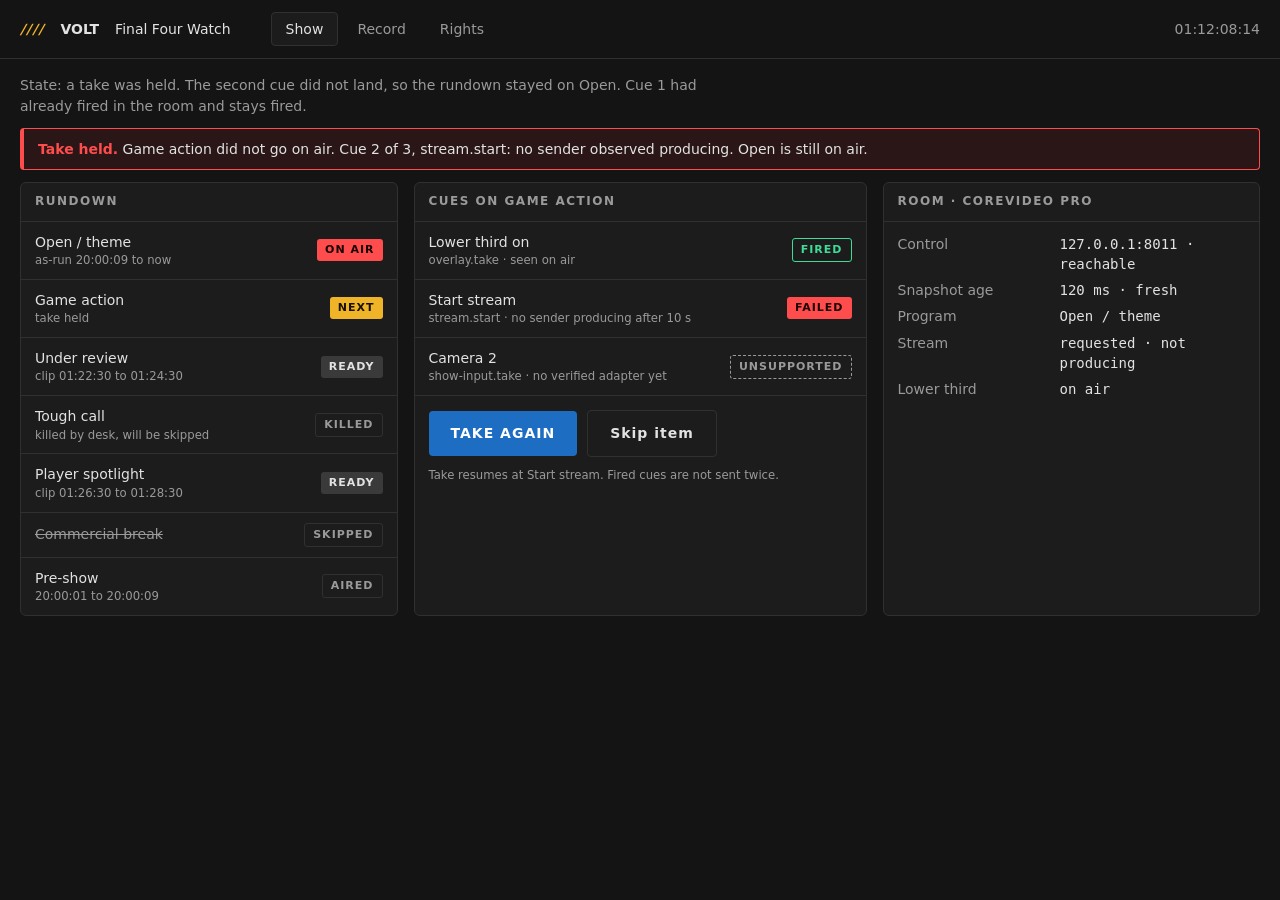
<file: docs/mockups/operator.html>
<!DOCTYPE html>
<html lang="en">
<head>
<meta charset="utf-8">
<meta name="viewport" content="width=device-width, initial-scale=1">
<title>Volt operator mockups</title>
<style>
:root{--ground:#141414;--panel:#1c1c1c;--hair:#303030;--text:#e2e2e2;--muted:#9a9a9a;--blue:#1d6dc2;--signal:#f0b429;--air:#ff4d4d;--ok:#3ddc97}
*{box-sizing:border-box}
body{margin:0;background:var(--ground);color:var(--text);font:14px/1.45 "Segoe UI",system-ui,sans-serif}
header{display:flex;align-items:center;gap:16px;padding:12px 20px;border-bottom:1px solid var(--hair);flex-wrap:wrap}
.mark{color:var(--signal);font-weight:700;letter-spacing:1px;font-style:italic}
nav{display:flex;gap:4px;margin-left:24px}
nav button{background:none;border:1px solid transparent;color:var(--muted);padding:6px 14px;border-radius:4px;font:inherit;cursor:pointer}
nav button[aria-selected=true]{color:var(--text);border-color:var(--hair);background:var(--panel)}
nav button:focus-visible,.btn:focus-visible{outline:2px solid var(--blue);outline-offset:2px}
.clock{margin-left:auto;font-variant-numeric:tabular-nums;color:var(--muted)}
.screen{display:none;padding:16px 20px}.screen.on{display:block}
.note{color:var(--muted);margin:0 0 12px;max-width:80ch}
.grid{display:grid;grid-template-columns:minmax(260px,1fr) minmax(300px,1.2fr) minmax(260px,1fr);gap:16px}
.panel{background:var(--panel);border:1px solid var(--hair);border-radius:6px}
.panel h2{margin:0;padding:10px 14px;font-size:12px;letter-spacing:1.5px;text-transform:uppercase;color:var(--muted);border-bottom:1px solid var(--hair)}
.row{padding:10px 14px;border-bottom:1px solid var(--hair);display:flex;justify-content:space-between;gap:10px;align-items:center}
.row:last-child{border-bottom:0}
.row small{display:block;color:var(--muted)}
.chip{font-size:11px;font-weight:700;letter-spacing:1px;padding:3px 8px;border-radius:3px;text-transform:uppercase;white-space:nowrap}
.air{background:var(--air);color:#1a0000}.next{background:var(--signal);color:#1a1200}
.ready{background:#3a3a3a;color:var(--text)}.aired{color:var(--muted);border:1px solid var(--hair)}
.skipped{color:var(--muted);text-decoration:line-through}
.fired{color:var(--ok);border:1px solid var(--ok)}.armed{color:var(--signal);border:1px solid var(--signal)}
.failed{background:var(--air);color:#1a0000}.unsup{color:var(--muted);border:1px dashed var(--muted)}
.banner{border:1px solid var(--air);border-left:4px solid var(--air);background:#2a1616;padding:10px 14px;border-radius:4px;margin-bottom:12px}
.banner strong{color:var(--air)}
.btn{background:var(--blue);color:#fff;border:0;border-radius:4px;padding:12px 22px;font:inherit;font-weight:700;letter-spacing:1px;cursor:pointer}
.btn.ghost{background:none;border:1px solid var(--hair);color:var(--text)}
.btn[disabled]{background:#2a2a2a;color:var(--muted);cursor:not-allowed}
.bar{display:flex;gap:10px;padding:14px;align-items:center;flex-wrap:wrap}
.bar small{color:var(--muted)}
.steps{display:flex;gap:0;padding:14px;flex-wrap:wrap}
.step{flex:1;min-width:110px;padding:8px 10px;border:1px solid var(--hair);color:var(--muted);text-align:center;font-size:12px;text-transform:uppercase;letter-spacing:1px}
.step.done{color:var(--text);border-color:var(--ok)}.step.now{background:var(--signal);color:#1a1200;border-color:var(--signal);font-weight:700}
dl{margin:0;padding:12px 14px;display:grid;grid-template-columns:150px 1fr;gap:6px 12px}
dt{color:var(--muted)}dd{margin:0;font-family:Consolas,monospace;overflow-wrap:anywhere}
table{width:100%;border-collapse:collapse}
th{text-align:left;color:var(--muted);font-weight:600;padding:8px 14px;border-bottom:1px solid var(--hair);font-size:12px;text-transform:uppercase;letter-spacing:1px}
td{padding:10px 14px;border-bottom:1px solid var(--hair)}
.ok{color:var(--ok)}.no{color:var(--air)}
@media(max-width:900px){.grid{grid-template-columns:1fr}}
</style>
</head>
<body>
<header>
  <span class="mark" aria-hidden="true">////</span><strong>VOLT</strong><span>Final Four Watch</span>
  <nav role="tablist" aria-label="Screens">
    <button role="tab" aria-selected="true" aria-controls="show" id="t-show">Show</button>
    <button role="tab" aria-selected="false" aria-controls="record" id="t-record">Record</button>
    <button role="tab" aria-selected="false" aria-controls="rights" id="t-rights">Rights</button>
  </nav>
  <span class="clock">01:12:08:14</span>
</header>

<main>
<section class="screen on" id="show" role="tabpanel" aria-labelledby="t-show">
  <p class="note">State: a take was held. The second cue did not land, so the rundown stayed on Open. Cue 1 had already fired in the room and stays fired.</p>
  <div class="banner" role="alert"><strong>Take held.</strong> Game action did not go on air. Cue 2 of 3, stream.start: no sender observed producing. Open is still on air.</div>
  <div class="grid">
    <div class="panel"><h2>Rundown</h2>
      <div class="row"><div>Open / theme<small>as-run 20:00:09 to now</small></div><span class="chip air">On air</span></div>
      <div class="row"><div>Game action<small>take held</small></div><span class="chip next">Next</span></div>
      <div class="row"><div>Under review<small>clip 01:22:30 to 01:24:30</small></div><span class="chip ready">Ready</span></div>
      <div class="row"><div>Tough call<small>killed by desk, will be skipped</small></div><span class="chip aired">Killed</span></div>
      <div class="row"><div>Player spotlight<small>clip 01:26:30 to 01:28:30</small></div><span class="chip ready">Ready</span></div>
      <div class="row"><div class="skipped">Commercial break</div><span class="chip aired">Skipped</span></div>
      <div class="row"><div>Pre-show<small>20:00:01 to 20:00:09</small></div><span class="chip aired">Aired</span></div>
    </div>
    <div class="panel"><h2>Cues on Game action</h2>
      <div class="row"><div>Lower third on<small>overlay.take · seen on air</small></div><span class="chip fired">Fired</span></div>
      <div class="row"><div>Start stream<small>stream.start · no sender producing after 10 s</small></div><span class="chip failed">Failed</span></div>
      <div class="row"><div>Camera 2<small>show-input.take · no verified adapter yet</small></div><span class="chip unsup">Unsupported</span></div>
      <div class="bar"><button class="btn">TAKE AGAIN</button><button class="btn ghost">Skip item</button>
        <small>Take resumes at Start stream. Fired cues are not sent twice.</small></div>
    </div>
    <div class="panel"><h2>Room · CoreVideo Pro</h2>
      <dl><dt>Control</dt><dd>127.0.0.1:8011 · reachable</dd><dt>Snapshot age</dt><dd>120 ms · fresh</dd><dt>Program</dt><dd>Open / theme</dd><dt>Stream</dt><dd>requested · not producing</dd><dt>Lower third</dt><dd>on air</dd></dl>
    </div>
  </div>
</section>

<section class="screen" id="record" role="tabpanel" aria-labelledby="t-record">
  <p class="note">State: finalizing. The asset ID exists from the moment output was observed. Wrap stays disabled until the room reports completed and finalized.</p>
  <div class="panel"><h2>Recording · iso-3</h2>
    <div class="steps" role="list" aria-label="Lifecycle">
      <div class="step done" role="listitem">Requested</div><div class="step done" role="listitem">Preparing</div>
      <div class="step done" role="listitem">Producing</div><div class="step done" role="listitem">Stopping</div>
      <div class="step now" role="listitem" aria-current="step">Finalizing</div><div class="step" role="listitem">Completed</div>
    </div>
    <dl>
      <dt>Asset</dt><dd>c907b671-000e-4749-a7a5-ebf54523350d</dd>
      <dt>Session</dt><dd>cv:s1</dd>
      <dt>File</dt><dd>C:\iso\iso-3.mp4 · open</dd>
      <dt>Snapshot</dt><dd>fresh · 90 ms</dd>
      <dt>Finalized</dt><dd>no</dd>
      <dt>Proxy</dt><dd>refreshed 8 s ago · open</dd>
    </dl>
    <div class="bar"><button class="btn" disabled>WRAP AND CHECKSUM</button><small>Waiting for completed and finalized from the room. Never wraps on a stop ack.</small></div>
  </div>
</section>

<section class="screen" id="rights" role="tabpanel" aria-labelledby="t-rights">
  <p class="note">Publish refuses anything not cleared or on legal hold. The reason is shown where the operator is blocked.</p>
  <div class="panel"><h2>Assets</h2>
    <table><thead><tr><th>Asset</th><th>Camera</th><th>Cleared</th><th>Legal hold</th><th>Can publish</th></tr></thead><tbody>
      <tr><td>c907b671</td><td>iso-3</td><td class="ok">Cleared</td><td>No</td><td class="ok">Yes</td></tr>
      <tr><td>5be1a02f</td><td>iso-1</td><td class="no">Not cleared</td><td>No</td><td class="no">No · not cleared</td></tr>
      <tr><td>77d09c3e</td><td>iso-2</td><td class="ok">Cleared</td><td class="no">On hold</td><td class="no">No · legal hold</td></tr>
    </tbody></table>
    <div class="bar"><button class="btn ghost">Clear selected</button><button class="btn ghost">Place hold</button></div>
  </div>
</section>
</main>
<script>
const tabs=[...document.querySelectorAll('[role=tab]')];
tabs.forEach(t=>t.addEventListener('click',()=>{
  tabs.forEach(x=>{const on=x===t;x.setAttribute('aria-selected',on);document.getElementById(x.getAttribute('aria-controls')).classList.toggle('on',on)});
}));
</script>
</body>
</html>
</file>
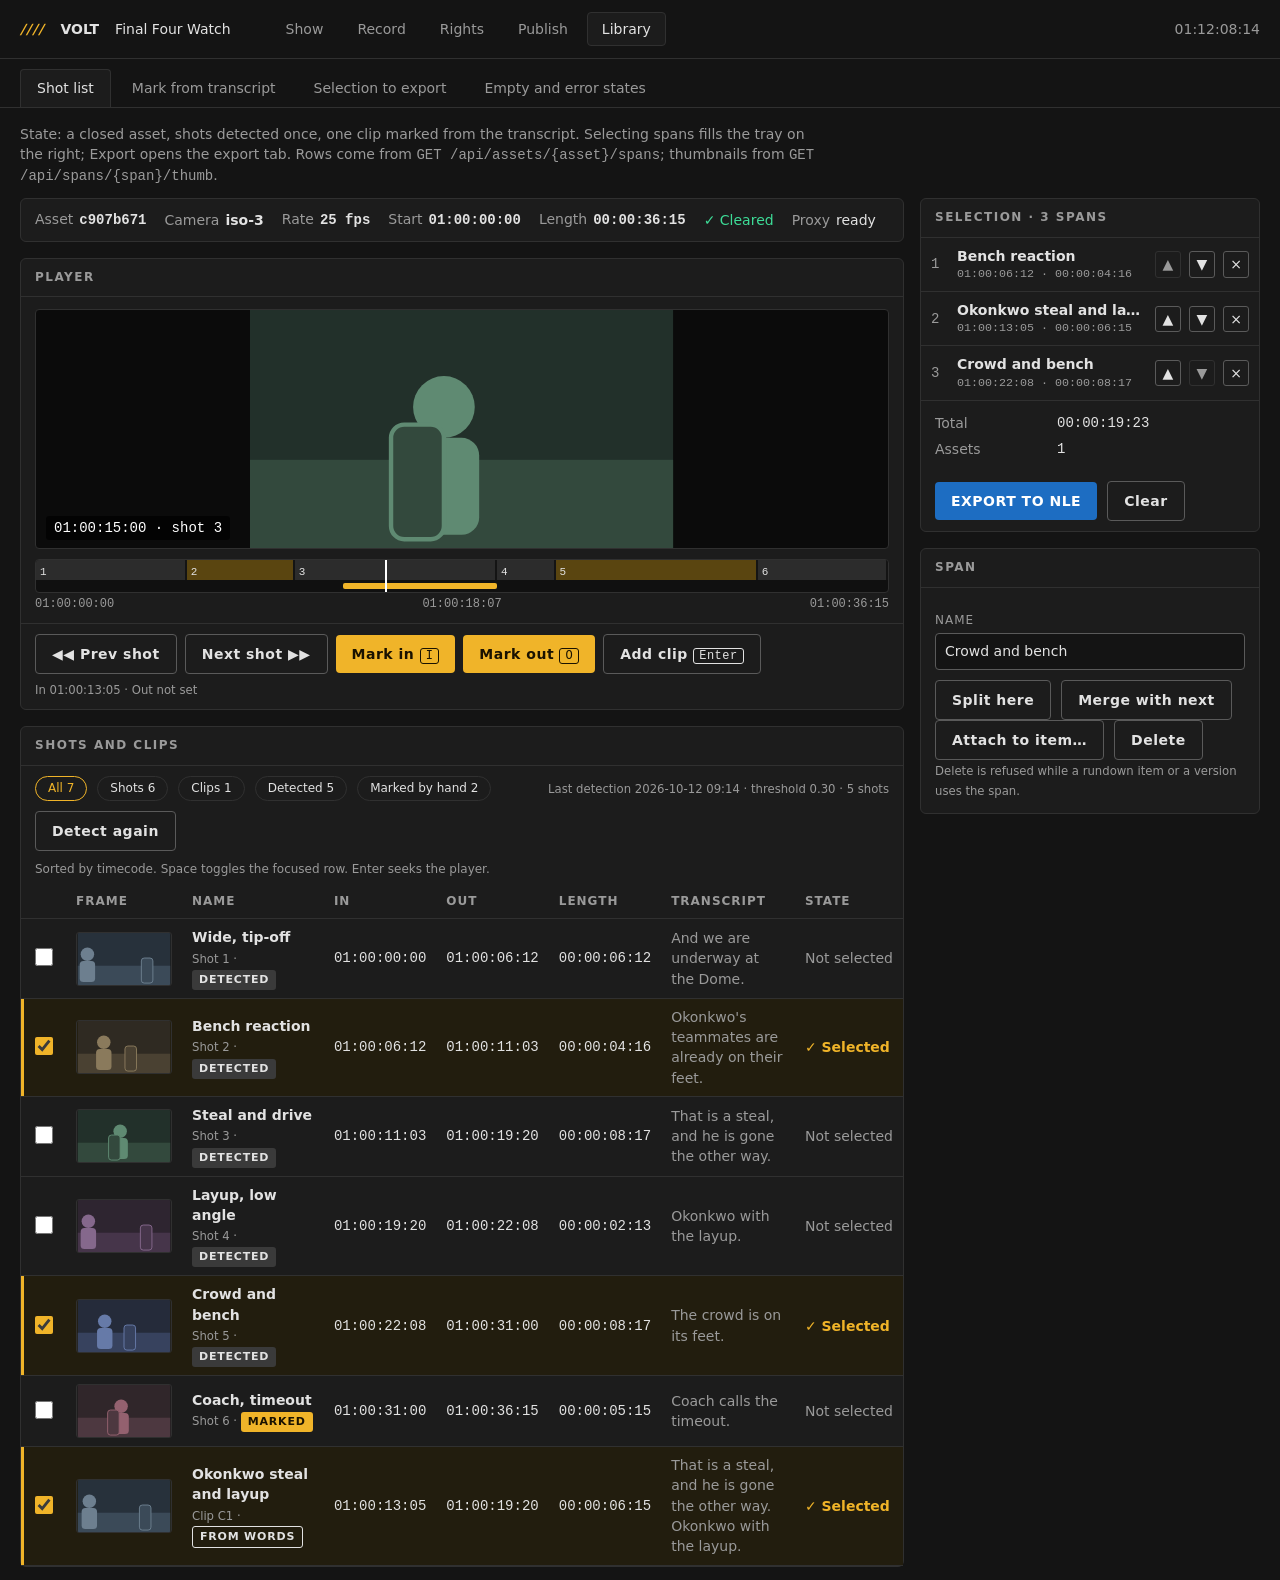
<file: docs/mockups/shot-spans.html>
<!DOCTYPE html>
<html lang="en">
<head>
<meta charset="utf-8">
<meta name="viewport" content="width=device-width, initial-scale=1">
<title>Volt Library: shots and NLE export</title>
<style>
:root{--ground:#141414;--panel:#1c1c1c;--hair:#303030;--text:#e2e2e2;--muted:#9a9a9a;--blue:#1d6dc2;--signal:#f0b429;--air:#ff4d4d;--ok:#3ddc97;--raise:#242424}
*{box-sizing:border-box}
body{margin:0;background:var(--ground);color:var(--text);font:14px/1.45 "Segoe UI",system-ui,sans-serif}
header{display:flex;align-items:center;gap:16px;padding:12px 20px;border-bottom:1px solid var(--hair);flex-wrap:wrap}
.mark{color:var(--signal);font-weight:700;letter-spacing:1px;font-style:italic}
nav.main{display:flex;gap:4px;margin-left:24px;flex-wrap:wrap}
nav.main span{padding:6px 14px;color:var(--muted);border:1px solid transparent;border-radius:4px}
nav.main span[aria-current=page]{color:var(--text);border-color:var(--hair);background:var(--panel)}
.clock{margin-left:auto;font-variant-numeric:tabular-nums;color:var(--muted)}
.tabs{display:flex;gap:4px;padding:10px 20px 0;border-bottom:1px solid var(--hair);flex-wrap:wrap}
.tabs button{background:none;border:1px solid transparent;border-bottom:0;color:var(--muted);padding:8px 16px;border-radius:4px 4px 0 0;font:inherit;cursor:pointer}
.tabs button[aria-selected=true]{color:var(--text);border-color:var(--hair);background:var(--panel)}
button:focus-visible,input:focus-visible,select:focus-visible,[tabindex]:focus-visible{outline:2px solid var(--blue);outline-offset:2px}
.screen{display:none;padding:16px 20px}.screen.on{display:block}
.note{color:var(--muted);margin:0 0 12px;max-width:90ch}
.panel{background:var(--panel);border:1px solid var(--hair);border-radius:6px;min-width:0}
.panel>h2,.panel>h3{margin:0;padding:10px 14px;font-size:12px;letter-spacing:1.5px;text-transform:uppercase;color:var(--muted);border-bottom:1px solid var(--hair);font-weight:600}
.body{padding:12px 14px}
.layout{display:grid;grid-template-columns:minmax(0,1fr) 340px;gap:16px;align-items:start}
.stack{display:grid;gap:16px;min-width:0}
.bar{display:flex;gap:10px;padding:10px 14px;align-items:center;flex-wrap:wrap}
.bar small,small{color:var(--muted)}
.btn{background:var(--blue);color:#fff;border:0;border-radius:4px;padding:9px 16px;font:inherit;font-weight:700;letter-spacing:.5px;cursor:pointer}
.btn.ghost{background:none;border:1px solid #5a5a5a;color:var(--text);font-weight:600}
.btn.amber{background:var(--signal);color:#1a1200}
.btn[disabled]{background:#2a2a2a;color:var(--muted);cursor:not-allowed;border:0}
kbd{font:12px Consolas,monospace;border:1px solid #5a5a5a;border-radius:3px;padding:0 5px;background:var(--raise)}
.btn kbd{background:transparent;border-color:currentColor;color:inherit}
.mono{font-family:Consolas,monospace;font-variant-numeric:tabular-nums;white-space:nowrap}
.chip{font-size:11px;font-weight:700;letter-spacing:.8px;padding:2px 7px;border-radius:3px;text-transform:uppercase;white-space:nowrap;display:inline-block}
.det{background:#3a3a3a;color:var(--text)}.man{background:var(--signal);color:#1a1200}.wrd{background:none;color:var(--text);border:1px solid var(--text)}
.ok{color:var(--ok)}.no{color:var(--air)}.warn{color:var(--signal)}
.pill{border:1px solid var(--hair);border-radius:999px;padding:3px 12px;color:var(--text);background:none;font:inherit;font-size:12px;cursor:pointer}
.pill[aria-pressed=true]{border-color:var(--signal);color:var(--signal)}
.asset{display:flex;gap:18px;flex-wrap:wrap;padding:10px 14px;align-items:center}
.asset b{font-weight:600}.asset .k{color:var(--muted);margin-right:6px}
.player{padding:12px 14px}
.screenbox{background:#0b0b0b;border:1px solid var(--hair);border-radius:4px;height:240px;width:100%;position:relative;display:flex;align-items:center;justify-content:center}
.screenbox svg{height:100%;width:auto;max-width:100%}
.overlay{position:absolute;left:10px;bottom:8px;background:rgba(0,0,0,.75);padding:2px 8px;border-radius:3px;font-family:Consolas,monospace;color:#fff}
.tline{position:relative;height:34px;background:#101010;border:1px solid var(--hair);border-radius:4px;margin-top:10px;overflow:hidden}
.seg{position:absolute;top:0;bottom:12px;border-right:2px solid var(--ground);background:#2c2c2c}
.seg.on{background:#5a4510}
.seg i{font:11px Consolas,monospace;color:var(--text);padding-left:4px;font-style:normal}
.clipbar{position:absolute;bottom:3px;height:6px;background:var(--signal);border-radius:2px}
.head{position:absolute;top:0;bottom:0;width:2px;background:#fff}
.tlscale{display:flex;justify-content:space-between;color:var(--muted);font:12px Consolas,monospace;padding-top:4px}
.tools{display:flex;gap:8px;flex-wrap:wrap;align-items:center;padding:10px 14px;border-top:1px solid var(--hair)}
.tablewrap{overflow-x:auto}
table{width:100%;border-collapse:collapse}
th{text-align:left;color:var(--muted);font-weight:600;padding:8px 10px;border-bottom:1px solid var(--hair);font-size:12px;text-transform:uppercase;letter-spacing:1px;white-space:nowrap}
td{padding:8px 10px;border-bottom:1px solid var(--hair);vertical-align:middle}
tr.sel{background:#221d0e;box-shadow:inset 3px 0 0 var(--signal)}
td.c{width:34px}td.t{width:112px}
td.t .th{display:block;border-radius:3px;border:1px solid var(--hair)}
td.tx{color:var(--muted);max-width:30ch}
.nm{font-weight:600}
.state{color:var(--signal);font-weight:600;white-space:nowrap}.state-off{color:var(--muted);white-space:nowrap}
input[type=checkbox],input[type=radio]{width:18px;height:18px;accent-color:var(--signal)}
label.f,legend.f{display:block;color:var(--muted);font-size:12px;letter-spacing:1px;text-transform:uppercase;margin:12px 0 4px}
input[type=text],select{background:var(--ground);color:var(--text);border:1px solid #5a5a5a;border-radius:4px;padding:7px 9px;font:inherit;width:100%}
.opt{display:flex;gap:8px;align-items:flex-start;padding:6px 0}
.opt span small{display:block}
dl.kv{margin:0;display:grid;grid-template-columns:110px 1fr;gap:6px 12px}
dl.kv dt{color:var(--muted)}dl.kv dd{margin:0;font-family:Consolas,monospace;overflow-wrap:anywhere}
.tray{margin:0;padding:0}
.tray li{display:flex;gap:8px;align-items:center;padding:8px 14px;border-bottom:1px solid var(--hair);list-style:none}
.tray .n{color:var(--muted);width:18px;font-family:Consolas,monospace}
.tray .grow{flex:1;min-width:0}.tray .grow b{display:block;overflow:hidden;text-overflow:ellipsis;white-space:nowrap}.tray .mini{padding:2px 6px;min-width:26px}.tray li{padding:8px 10px}.tray .grow small{display:block}
.mini{background:none;border:1px solid #5a5a5a;color:var(--text);border-radius:3px;padding:2px 8px;font:inherit;cursor:pointer;min-width:28px}
.mini[disabled]{color:var(--muted);border-color:var(--hair);cursor:not-allowed}
.banner{border:1px solid var(--air);border-left:4px solid var(--air);background:#2a1616;padding:10px 14px;border-radius:4px}
.banner strong{color:var(--air)}
.info{border:1px solid var(--hair);border-left:4px solid var(--signal);background:#221d0e;padding:10px 14px;border-radius:4px}
.info strong{color:var(--signal)}
.good{border:1px solid var(--ok);border-left:4px solid var(--ok);background:#12261d;padding:10px 14px;border-radius:4px}
.good strong{color:var(--ok)}
.tr{padding:14px 18px;line-height:1.9;font-size:15px;max-width:70ch}
.tr .ts{display:block;color:var(--muted);font:12px Consolas,monospace;line-height:1.4;margin-top:10px}
.tr mark{background:var(--signal);color:#1a1200;border-radius:2px;padding:1px 0}
.tr .cut{display:inline-block;margin:0 6px;padding:0 6px;border:1px solid #5a5a5a;border-radius:3px;color:var(--text);font:11px Consolas,monospace;line-height:1.5;vertical-align:middle}
.tr .cur{outline:2px solid var(--blue);outline-offset:1px;border-radius:2px}
.stepper{display:flex;gap:6px;align-items:center}
.stepper output{min-width:56px;text-align:center;font-family:Consolas,monospace;border:1px solid var(--hair);padding:5px 6px;border-radius:4px;background:var(--ground)}
.strip{display:flex;gap:8px}
.strip figure{margin:0}.strip figcaption{font:12px Consolas,monospace;color:var(--muted);text-align:center}
pre.code{margin:0;padding:12px 14px;overflow:auto;font:12px/1.5 Consolas,monospace;color:var(--text);background:#101010;max-height:300px;tab-size:2}
.grid2{display:grid;grid-template-columns:repeat(2,minmax(0,1fr));gap:16px}
.state-card .body{display:grid;gap:10px}
.empty{text-align:center;padding:26px 18px;display:grid;gap:10px;justify-items:center}
.empty p{margin:0;color:var(--muted);max-width:46ch}
.verd{white-space:nowrap;font-weight:600}
.cap{color:var(--muted);font-size:12px}
.sr{position:absolute;width:1px;height:1px;overflow:hidden;clip:rect(0 0 0 0);white-space:nowrap}
@media(max-width:1000px){.layout,.grid2{grid-template-columns:1fr}}
@media(prefers-reduced-motion:no-preference){.spin{animation:sp 1.2s linear infinite}}
@keyframes sp{to{transform:rotate(360deg)}}
</style>
</head>
<body>
<header>
  <span class="mark" aria-hidden="true">////</span><strong>VOLT</strong><h1 class="sr">Library: shots and NLE export</h1><span>Final Four Watch</span>
  <nav class="main" aria-label="Screens"><span>Show</span><span>Record</span><span>Rights</span><span>Publish</span><span aria-current="page">Library</span></nav>
  <span class="clock">01:12:08:14</span>
</header>
<main>
<div class="tabs" role="tablist" aria-label="Mockup states">
  <button role="tab" aria-selected="true" aria-controls="shots" id="t-shots">Shot list</button>
  <button role="tab" aria-selected="false" aria-controls="words" id="t-words" tabindex="-1">Mark from transcript</button>
  <button role="tab" aria-selected="false" aria-controls="export" id="t-export" tabindex="-1">Selection to export</button>
  <button role="tab" aria-selected="false" aria-controls="states" id="t-states" tabindex="-1">Empty and error states</button>
</div>
<section class="screen on" id="shots" role="tabpanel" aria-labelledby="t-shots" tabindex="-1">
<p class="note">State: a closed asset, shots detected once, one clip marked from the transcript. Selecting spans fills the tray on the right; Export opens the export tab. Rows come from <code>GET /api/assets/{asset}/spans</code>; thumbnails from <code>GET /api/spans/{span}/thumb</code>.</p>
<div class="layout"><div class="stack">
<div class="panel"><div class="asset">
  <span><span class="k">Asset</span><b class="mono">c907b671</b></span><span><span class="k">Camera</span><b>iso-3</b></span>
  <span><span class="k">Rate</span><b class="mono">25 fps</b></span><span><span class="k">Start</span><b class="mono">01:00:00:00</b></span>
  <span><span class="k">Length</span><b class="mono">00:00:36:15</b></span>
  <span class="ok"><span aria-hidden="true">&#10003;</span> Cleared</span><span><span class="k">Proxy</span>ready</span>
</div></div>
<div class="panel"><h2>Player</h2><div class="player"><div class="screenbox" role="img" aria-label="Proxy frame at 01:00:15:00, shot 3"><svg class="th" viewBox="0 0 96 54" width="320" height="180" aria-hidden="true" focusable="false"><rect width="96" height="54" fill="#22302a"/><rect y="34" width="96" height="20" fill="#33493d"/><circle cx="44" cy="22" r="7" fill="#5f8a72"/><rect x="36" y="29" width="16" height="22" rx="4" fill="#5f8a72"/><rect x="32" y="26" width="12" height="26" rx="3" fill="#33493d" stroke="#5f8a72"/></svg><span class="overlay">01:00:15:00 &middot; shot 3</span></div>
  <div class="tline" role="img" aria-label="Timeline of 6 shots and 1 clip. Shots 2 and 5 and clip C1 are selected. Playhead at 01:00:15:00."><span class="seg" style="left:0.00%;width:17.70%"><i>1</i></span><span class="seg on" style="left:17.70%;width:12.68%"><i>2</i></span><span class="seg" style="left:30.38%;width:23.72%"><i>3</i></span><span class="seg" style="left:54.10%;width:6.89%"><i>4</i></span><span class="seg on" style="left:60.98%;width:23.72%"><i>5</i></span><span class="seg" style="left:84.70%;width:15.30%"><i>6</i></span><span class="clipbar" style="left:36.07%;width:18.03%"></span><span class="head" style="left:40.98%"></span></div>
  <div class="tlscale" aria-hidden="true"><span>01:00:00:00</span><span>01:00:18:07</span><span>01:00:36:15</span></div></div>
  <div class="tools"><button class="btn ghost">&#9664;&#9664; Prev shot</button><button class="btn ghost">Next shot &#9654;&#9654;</button>
  <button class="btn amber">Mark in <kbd>I</kbd></button><button class="btn amber">Mark out <kbd>O</kbd></button><button class="btn ghost">Add clip <kbd>Enter</kbd></button>
  <small>In 01:00:13:05 &middot; Out not set</small></div></div>
<div class="panel"><h2>Shots and clips</h2>
  <div class="bar" role="group" aria-label="Filter and detection">
    <button class="pill" aria-pressed="true">All 7</button><button class="pill" aria-pressed="false">Shots 6</button><button class="pill" aria-pressed="false">Clips 1</button>
    <button class="pill" aria-pressed="false">Detected 5</button><button class="pill" aria-pressed="false">Marked by hand 2</button>
    <span style="margin-left:auto"><small>Last detection 2026-10-12 09:14 &middot; threshold 0.30 &middot; 5 shots</small></span>
    <button class="btn ghost">Detect again</button>
  </div>
  <div class="tablewrap"><table><caption class="cap" style="text-align:left;padding:0 14px 6px">Sorted by timecode. Space toggles the focused row. Enter seeks the player.</caption>
  <thead><tr><th scope="col"><span class="sr">Select</span></th><th scope="col">Frame</th><th scope="col">Name</th><th scope="col">In</th><th scope="col">Out</th><th scope="col">Length</th><th scope="col">Transcript</th><th scope="col">State</th></tr></thead>
  <tbody><tr><td class="c"><input type="checkbox" aria-label="Select shot Wide, tip-off"></td><td class="t"><svg class="th" viewBox="0 0 96 54" width="96" height="54" aria-hidden="true" focusable="false"><rect width="96" height="54" fill="#27313b"/><rect y="34" width="96" height="20" fill="#3b4a58"/><circle cx="10" cy="22" r="7" fill="#6d7f8f"/><rect x="2" y="29" width="16" height="22" rx="4" fill="#6d7f8f"/><rect x="66" y="26" width="12" height="26" rx="3" fill="#3b4a58" stroke="#6d7f8f"/></svg></td><td><div class="nm">Wide, tip-off</div><small>Shot 1 &middot; <span class="chip det">Detected</span></small></td><td class="mono">01:00:00:00</td><td class="mono">01:00:06:12</td><td class="mono">00:00:06:12</td><td class="tx">And we are underway at the Dome.</td><td class="st"><span class=state-off>Not selected</span></td></tr><tr class="sel"><td class="c"><input type="checkbox" aria-label="Select shot Bench reaction" checked></td><td class="t"><svg class="th" viewBox="0 0 96 54" width="96" height="54" aria-hidden="true" focusable="false"><rect width="96" height="54" fill="#2f2a22"/><rect y="34" width="96" height="20" fill="#4a4132"/><circle cx="27" cy="22" r="7" fill="#8a7a5c"/><rect x="19" y="29" width="16" height="22" rx="4" fill="#8a7a5c"/><rect x="49" y="26" width="12" height="26" rx="3" fill="#4a4132" stroke="#8a7a5c"/></svg></td><td><div class="nm">Bench reaction</div><small>Shot 2 &middot; <span class="chip det">Detected</span></small></td><td class="mono">01:00:06:12</td><td class="mono">01:00:11:03</td><td class="mono">00:00:04:16</td><td class="tx">Okonkwo&#x27;s teammates are already on their feet.</td><td class="st"><span class=state>&#10003; Selected</span></td></tr><tr><td class="c"><input type="checkbox" aria-label="Select shot Steal and drive"></td><td class="t"><svg class="th" viewBox="0 0 96 54" width="96" height="54" aria-hidden="true" focusable="false"><rect width="96" height="54" fill="#22302a"/><rect y="34" width="96" height="20" fill="#33493d"/><circle cx="44" cy="22" r="7" fill="#5f8a72"/><rect x="36" y="29" width="16" height="22" rx="4" fill="#5f8a72"/><rect x="32" y="26" width="12" height="26" rx="3" fill="#33493d" stroke="#5f8a72"/></svg></td><td><div class="nm">Steal and drive</div><small>Shot 3 &middot; <span class="chip det">Detected</span></small></td><td class="mono">01:00:11:03</td><td class="mono">01:00:19:20</td><td class="mono">00:00:08:17</td><td class="tx">That is a steal, and he is gone the other way.</td><td class="st"><span class=state-off>Not selected</span></td></tr><tr><td class="c"><input type="checkbox" aria-label="Select shot Layup, low angle"></td><td class="t"><svg class="th" viewBox="0 0 96 54" width="96" height="54" aria-hidden="true" focusable="false"><rect width="96" height="54" fill="#2e2530"/><rect y="34" width="96" height="20" fill="#46354a"/><circle cx="11" cy="22" r="7" fill="#85688c"/><rect x="3" y="29" width="16" height="22" rx="4" fill="#85688c"/><rect x="65" y="26" width="12" height="26" rx="3" fill="#46354a" stroke="#85688c"/></svg></td><td><div class="nm">Layup, low angle</div><small>Shot 4 &middot; <span class="chip det">Detected</span></small></td><td class="mono">01:00:19:20</td><td class="mono">01:00:22:08</td><td class="mono">00:00:02:13</td><td class="tx">Okonkwo with the layup.</td><td class="st"><span class=state-off>Not selected</span></td></tr><tr class="sel"><td class="c"><input type="checkbox" aria-label="Select shot Crowd and bench" checked></td><td class="t"><svg class="th" viewBox="0 0 96 54" width="96" height="54" aria-hidden="true" focusable="false"><rect width="96" height="54" fill="#252b3a"/><rect y="34" width="96" height="20" fill="#37425e"/><circle cx="28" cy="22" r="7" fill="#667aa8"/><rect x="20" y="29" width="16" height="22" rx="4" fill="#667aa8"/><rect x="48" y="26" width="12" height="26" rx="3" fill="#37425e" stroke="#667aa8"/></svg></td><td><div class="nm">Crowd and bench</div><small>Shot 5 &middot; <span class="chip det">Detected</span></small></td><td class="mono">01:00:22:08</td><td class="mono">01:00:31:00</td><td class="mono">00:00:08:17</td><td class="tx">The crowd is on its feet.</td><td class="st"><span class=state>&#10003; Selected</span></td></tr><tr><td class="c"><input type="checkbox" aria-label="Select shot Coach, timeout"></td><td class="t"><svg class="th" viewBox="0 0 96 54" width="96" height="54" aria-hidden="true" focusable="false"><rect width="96" height="54" fill="#30262a"/><rect y="34" width="96" height="20" fill="#4d3840"/><circle cx="45" cy="22" r="7" fill="#94616f"/><rect x="37" y="29" width="16" height="22" rx="4" fill="#94616f"/><rect x="31" y="26" width="12" height="26" rx="3" fill="#4d3840" stroke="#94616f"/></svg></td><td><div class="nm">Coach, timeout</div><small>Shot 6 &middot; <span class="chip man">Marked</span></small></td><td class="mono">01:00:31:00</td><td class="mono">01:00:36:15</td><td class="mono">00:00:05:15</td><td class="tx">Coach calls the timeout.</td><td class="st"><span class=state-off>Not selected</span></td></tr><tr class="sel"><td class="c"><input type="checkbox" aria-label="Select clip Okonkwo steal and layup" checked></td><td class="t"><svg class="th" viewBox="0 0 96 54" width="96" height="54" aria-hidden="true" focusable="false"><rect width="96" height="54" fill="#27313b"/><rect y="34" width="96" height="20" fill="#3b4a58"/><circle cx="12" cy="22" r="7" fill="#6d7f8f"/><rect x="4" y="29" width="16" height="22" rx="4" fill="#6d7f8f"/><rect x="64" y="26" width="12" height="26" rx="3" fill="#3b4a58" stroke="#6d7f8f"/></svg></td><td><div class="nm">Okonkwo steal and layup</div><small>Clip C1 &middot; <span class="chip wrd">From words</span></small></td><td class="mono">01:00:13:05</td><td class="mono">01:00:19:20</td><td class="mono">00:00:06:15</td><td class="tx">That is a steal, and he is gone the other way. Okonkwo with the layup.</td><td class="st"><span class=state>&#10003; Selected</span></td></tr></tbody></table></div>
</div></div>
<aside class="stack" aria-label="Selection">
 <div class="panel"><h2>Selection &middot; 3 spans</h2><ol class="tray" aria-label="Selection, in export order">
 <li><span class="n">1</span><span class="grow"><b>Bench reaction</b><small class="mono">01:00:06:12 &middot; 00:00:04:16</small></span><button class="mini" aria-label="Move Bench reaction up" disabled>&#9650;</button><button class="mini" aria-label="Move Bench reaction down">&#9660;</button><button class="mini" aria-label="Remove Bench reaction">&times;</button></li>
 <li><span class="n">2</span><span class="grow"><b>Okonkwo steal and layup</b><small class="mono">01:00:13:05 &middot; 00:00:06:15</small></span><button class="mini" aria-label="Move Okonkwo steal and layup up">&#9650;</button><button class="mini" aria-label="Move Okonkwo steal and layup down">&#9660;</button><button class="mini" aria-label="Remove Okonkwo steal and layup">&times;</button></li>
 <li><span class="n">3</span><span class="grow"><b>Crowd and bench</b><small class="mono">01:00:22:08 &middot; 00:00:08:17</small></span><button class="mini" aria-label="Move Crowd and bench up">&#9650;</button><button class="mini" aria-label="Move Crowd and bench down" disabled>&#9660;</button><button class="mini" aria-label="Remove Crowd and bench">&times;</button></li>
</ol>
  <div class="body"><dl class="kv"><dt>Total</dt><dd>00:00:19:23</dd><dt>Assets</dt><dd>1</dd></dl></div>
  <div class="bar"><button class="btn">EXPORT TO NLE</button><button class="btn ghost">Clear</button></div></div>
 <div class="panel"><h2>Span</h2><div class="body">
  <label class="f" for="nm1">Name</label><input id="nm1" type="text" value="Crowd and bench">
  <div class="bar" style="padding:10px 0 0"><button class="btn ghost">Split here</button><button class="btn ghost">Merge with next</button></div>
  <div class="bar" style="padding:0"><button class="btn ghost">Attach to item&hellip;</button><button class="btn ghost">Delete</button></div>
  <small>Delete is refused while a rundown item or a version uses the span.</small></div></div>
</aside></div></section>
<section class="screen" id="words" role="tabpanel" aria-labelledby="t-words" tabindex="-1">
<p class="note">State: the operator has dragged across a sentence. The in and out come from the first and last word spans; the server resolves them from the span IDs, so the page never sends a time it computed. Words are good to about a quarter second, so the handles and the shot boundaries are the way to land on the real cut.</p>
<div class="layout"><div class="stack">
<div class="panel"><div class="asset">
  <span><span class="k">Asset</span><b class="mono">c907b671</b></span><span><span class="k">Camera</span><b>iso-3</b></span>
  <span><span class="k">Rate</span><b class="mono">25 fps</b></span><span><span class="k">Start</span><b class="mono">01:00:00:00</b></span>
  <span><span class="k">Length</span><b class="mono">00:00:36:15</b></span>
  <span class="ok"><span aria-hidden="true">&#10003;</span> Cleared</span><span><span class="k">Proxy</span>ready</span>
</div></div>
<div class="panel"><h2>Transcript &middot; c907b671</h2>
 <div class="tr" tabindex="0" role="group" aria-label="Transcript. Arrow keys move the word cursor, Shift plus arrows extend the range, Enter makes a clip.">
  <span class="ts">01:00:00:00 &middot; shot 1</span>
  And we are underway at the Dome. Okonkwo's teammates are
  <span class="cut">&#9612; shot 2 &middot; 01:00:06:12</span>
  already on their feet, and the home bench is loud.
  <span class="ts">01:00:11:03 &middot; shot 3</span>
  Here we go.
  <mark>That is a steal, <span class="cur">and</span> he is gone the other way. Okonkwo with the layup</mark>,
  <span class="cut">&#9612; shot 4 &middot; 01:00:19:20</span>
  and the crowd is on its feet.
  <span class="ts">01:00:22:08 &middot; shot 5</span>
  That is a huge swing for the Wildcats. We will take a look at it again after this.
 </div>
 <div class="tools"><small><kbd>&larr;</kbd> <kbd>&rarr;</kbd> move &middot; <kbd>Shift</kbd>+arrows extend &middot; <kbd>Enter</kbd> make clip &middot; <kbd>Esc</kbd> clears</small></div>
</div></div>
<aside class="stack" aria-label="New clip">
 <div class="panel"><h2>New clip from words</h2><div class="body">
  <dl class="kv"><dt>First word</dt><dd>"That" 01:00:13:05</dd><dt>Last word</dt><dd>"layup" 01:00:19:02</dd><dt>Words</dt><dd>16</dd></dl>
  <label class="f" for="hin">Handle before</label>
  <div class="stepper"><button class="mini" aria-label="One frame less before">&minus;</button><output id="hin">0 fr</output><button class="mini" aria-label="One frame more before">+</button><button class="mini" aria-label="+5 frames before">+5</button></div>
  <label class="f" for="hout">Handle after</label>
  <div class="stepper"><button class="mini" aria-label="One frame less after">&minus;</button><output id="hout">+18 fr</output><button class="mini" aria-label="One frame more after">+</button><button class="mini" aria-label="+5 frames after">+5</button></div>
  <div class="opt"><input type="checkbox" id="snap" checked><label for="snap"><span>Snap to shot boundaries<small>Out moves to the cut at 01:00:19:20.</small></span></label></div>
  <label class="f" for="nm2">Name</label><input id="nm2" type="text" value="Okonkwo steal and layup">
  <div class="strip" style="margin-top:12px"><figure><svg class="th" viewBox="0 0 96 54" width="96" height="54" aria-hidden="true" focusable="false"><rect width="96" height="54" fill="#22302a"/><rect y="34" width="96" height="20" fill="#33493d"/><circle cx="44" cy="22" r="7" fill="#5f8a72"/><rect x="36" y="29" width="16" height="22" rx="4" fill="#5f8a72"/><rect x="32" y="26" width="12" height="26" rx="3" fill="#33493d" stroke="#5f8a72"/></svg><figcaption>In 01:00:13:05</figcaption></figure><figure><svg class="th" viewBox="0 0 96 54" width="96" height="54" aria-hidden="true" focusable="false"><rect width="96" height="54" fill="#2e2530"/><rect y="34" width="96" height="20" fill="#46354a"/><circle cx="11" cy="22" r="7" fill="#85688c"/><rect x="3" y="29" width="16" height="22" rx="4" fill="#85688c"/><rect x="65" y="26" width="12" height="26" rx="3" fill="#46354a" stroke="#85688c"/></svg><figcaption>Out 01:00:19:20</figcaption></figure></div>
  <dl class="kv" style="margin-top:12px"><dt>Result</dt><dd>01:00:13:05 &rarr; 01:00:19:20 &middot; 00:00:06:15</dd></dl>
 </div>
 <div class="bar"><button class="btn">ADD CLIP</button><button class="btn ghost">Cancel</button></div></div>
 <div class="info"><strong>Words are not frame accurate.</strong> Measured on one TTS clip: worst start error 0.24 s. Check the out frame on the player.</div>
</aside></div></section>
<section class="screen" id="export" role="tabpanel" aria-labelledby="t-export" tabindex="-1">
<p class="note">State: five spans selected across three assets. Two are blocked, and the page says why on the row. Nothing is written until the operator fixes the block or ticks "Leave out blocked spans". The check is <code>POST /api/exports/nle</code> with <code>dry_run: true</code>.</p>
<div class="banner" role="alert" style="margin-bottom:16px"><strong>2 of 5 spans cannot be exported.</strong> Post-game handshake is on legal hold. Bench cam wide is not cleared. Clear it on the Rights screen, or leave them out.</div>
<div class="layout"><div class="stack">
 <div class="panel"><h2>Selection &middot; export order</h2><div class="tablewrap"><table>
  <thead><tr><th scope="col">#</th><th scope="col">Span</th><th scope="col">In</th><th scope="col">Out</th><th scope="col">Length</th><th scope="col">Check</th></tr></thead>
  <tbody><tr><td class="mono">1</td><td><div class="nm">Bench reaction</div><small class="mono">c907b671</small></td><td class="mono">01:00:06:12</td><td class="mono">01:00:11:03</td><td class="mono">00:00:04:16</td><td class="verd ok"><span aria-hidden="true">&#10003;</span> Ready</td></tr><tr><td class="mono">2</td><td><div class="nm">Okonkwo steal and layup</div><small class="mono">c907b671</small></td><td class="mono">01:00:13:05</td><td class="mono">01:00:19:20</td><td class="mono">00:00:06:15</td><td class="verd ok"><span aria-hidden="true">&#10003;</span> Ready</td></tr><tr><td class="mono">3</td><td><div class="nm">Crowd and bench</div><small class="mono">c907b671</small></td><td class="mono">01:00:22:08</td><td class="mono">01:00:31:00</td><td class="mono">00:00:08:17</td><td class="verd ok"><span aria-hidden="true">&#10003;</span> Ready</td></tr><tr><td class="mono">4</td><td><div class="nm">Post-game handshake</div><small class="mono">77d09c3e</small></td><td class="mono">02:10:04:00</td><td class="mono">02:10:09:12</td><td class="mono">00:00:05:12</td><td class="verd no"><span aria-hidden="true">&#10007;</span> Legal hold</td></tr><tr><td class="mono">5</td><td><div class="nm">Bench cam wide</div><small class="mono">5be1a02f</small></td><td class="mono">01:00:40:00</td><td class="mono">01:00:46:10</td><td class="mono">00:00:06:10</td><td class="verd no"><span aria-hidden="true">&#10007;</span> Not cleared</td></tr></tbody></table></div>
  <div class="bar"><small>Order is the order in the sequence. Reorder on the Shot list tab.</small></div></div>
 <div class="panel"><h2>Preview &middot; first lines of the file</h2><pre class="code" tabindex="0" role="group" aria-label="Preview of the export file">&lt;?xml version="1.0" encoding="UTF-8"?&gt;
&lt;xmeml version="4"&gt;
  &lt;sequence id="volt-seq-1"&gt;
    &lt;name&gt;Final Four Watch selects&lt;/name&gt;
    &lt;rate&gt;&lt;timebase&gt;25&lt;/timebase&gt;&lt;ntsc&gt;FALSE&lt;/ntsc&gt;&lt;/rate&gt;
    &lt;media&gt;&lt;video&gt;&lt;track&gt;
      &lt;clipitem id="c1"&gt;
        &lt;name&gt;Bench reaction&lt;/name&gt;
        &lt;in&gt;162&lt;/in&gt;&lt;out&gt;277&lt;/out&gt;
        &lt;start&gt;0&lt;/start&gt;&lt;end&gt;115&lt;/end&gt;
        &lt;file id="f-c907b671"&gt;&lt;pathurl&gt;file://nas/iso/iso-3.mov&lt;/pathurl&gt;...&lt;/file&gt;
      &lt;/clipitem&gt;
      ...
</pre></div>
</div>
<aside class="stack" aria-label="Export options">
 <div class="panel"><h2>Hand to Premiere</h2><div class="body">
  <fieldset style="border:0;padding:0;margin:0"><legend class="f" style="padding:0">Format</legend>
   <div class="opt"><input type="radio" name="fmt" id="f1" checked><label for="f1"><span>Final Cut XML (xmeml)<small>Imports in Premiere. Keeps names, paths, in and out, comments.</small></span></label></div>
   <div class="opt"><input type="radio" name="fmt" id="f2"><label for="f2"><span>CMX3600 EDL<small>Cuts only. Reel names are cut to 8 characters. No paths.</small></span></label></div></fieldset>
  <fieldset style="border:0;padding:0;margin:0"><legend class="f" style="padding:0">Media</legend>
   <div class="opt"><input type="radio" name="med" id="m1" checked><label for="m1"><span>Hi-res<small>Opens without relinking if the NLE sees the same path.</small></span></label></div>
   <div class="opt"><input type="radio" name="med" id="m2"><label for="m2"><span>Proxy<small>Smaller. Relink to hi-res later.</small></span></label></div></fieldset>
  <label class="f" for="sq">Sequence name</label><input id="sq" type="text" value="Final Four Watch selects">
  <label class="f" for="pm">Path as the NLE sees it</label>
  <select id="pm"><option>D:\iso to \\nas\iso (server setting)</option><option>No mapping</option></select>
  <div class="opt" style="margin-top:8px"><input type="checkbox" id="skip"><label for="skip"><span>Leave out blocked spans<small>Export 3 of 5. The two left out are listed in the file comment.</small></span></label></div>
 </div>
 <div class="bar"><button class="btn" disabled aria-describedby="why">EXPORT 5 SPANS</button></div>
 <div class="body" style="padding-top:0"><small id="why">Disabled until every span passes or blocked spans are left out.</small></div></div>
 <div class="good"><strong>After a successful export</strong><br><span class="mono">final-four-watch-selects.xml</span> &middot; 3 clips &middot; 00:00:19:23 &middot; sha256 4be2&hellip;19a0. Saved by the browser; Volt keeps no copy.</div>
</aside></div></section>
<section class="screen" id="states" role="tabpanel" aria-labelledby="t-states" tabindex="-1"><p class="note">Every empty and failure state the panel needs. Each refusal shows the stable code the API returns and the reason in words. Nothing is shown optimistically.</p><div class="grid2"><div class="panel state-card"><h2>No asset chosen</h2><div class="empty"><div aria-hidden="true"><svg width="40" height="40" viewBox="0 0 40 40" fill="none" stroke="#9a9a9a" stroke-width="2"><rect x="6" y="8" width="28" height="24" rx="3"/><path d="M14 8v24M26 8v24M6 16h8M26 16h8M6 24h8M26 24h8"/></svg></div><p>Pick an asset to list its shots. Assets with a proxy and a closed hi-res come first.</p><div><button class="btn ghost">Choose asset</button></div></div></div><div class="panel state-card"><h2>No shots yet</h2><div class="empty"><div aria-hidden="true"><svg width="40" height="40" viewBox="0 0 40 40" fill="none" stroke="#9a9a9a" stroke-width="2"><rect x="6" y="8" width="28" height="24" rx="3"/><path d="M14 8v24M26 8v24M6 16h8M26 16h8M6 24h8M26 24h8"/></svg></div><p>c907b671 has a proxy and has never been scanned. Detect finds the cuts. Or mark by hand: play the proxy and press I, then O.</p><div><button class="btn">DETECT SHOTS</button> <button class="btn ghost">Mark by hand</button></div></div></div><div class="panel state-card"><h2>Detecting shots</h2><div class="empty"><div aria-hidden="true"><svg class="spin" width="40" height="40" viewBox="0 0 40 40" fill="none" stroke="#f0b429" stroke-width="3"><path d="M20 5a15 15 0 1 1-15 15"/></svg></div><p>Job queued on a runner, attempt 1 of 5. No progress figure is shown because the job does not report one.</p><div><button class="btn ghost" disabled>Detect shots</button></div></div></div><div class="panel state-card"><h2>Detection failed</h2><div class="body"><div class="banner" role="alert"><strong>Detect did not finish.</strong> ffmpeg exited 1: proxy has no video stream. The job is failed, not retrying. No shots were changed.</div><div><button class="btn">RETRY DETECT</button> <button class="btn ghost">Open job</button></div></div></div><div class="panel state-card"><h2>Asset still recording</h2><div class="empty"><div aria-hidden="true"><svg width="40" height="40" viewBox="0 0 40 40" fill="none" stroke="#9a9a9a" stroke-width="2"><rect x="6" y="8" width="28" height="24" rx="3"/><path d="M14 8v24M26 8v24M6 16h8M26 16h8M6 24h8M26 24h8"/></svg></div><p>iso-3 is an open essence. Marks and the player work on the growing proxy. Detection and transcript start after wrap.</p><div><button class="btn ghost" disabled>Detect shots</button> <button class="btn ghost">Mark by hand</button></div></div></div><div class="panel state-card"><h2>No proxy</h2><div class="empty"><div aria-hidden="true"><svg width="40" height="40" viewBox="0 0 40 40" fill="none" stroke="#ff4d4d" stroke-width="2"><path d="M20 6l15 27H5z"/><path d="M20 16v8M20 28v2"/></svg></div><p>Thumbnails and the player need a proxy essence. Marks can still be typed as timecode. The proxy job has not run for this asset.</p><div><button class="btn ghost">Enter timecode</button> <button class="btn ghost">Open jobs</button></div></div></div><div class="panel state-card"><h2>No transcript</h2><div class="empty"><div aria-hidden="true"><svg width="40" height="40" viewBox="0 0 40 40" fill="none" stroke="#9a9a9a" stroke-width="2"><path d="M6 12h28M6 20h28M6 28h18"/></svg></div><p>Transcription was refused: the asset is not cleared. Clear it on the Rights screen, then the speech worker runs.</p><div><button class="btn ghost">Go to Rights</button></div></div></div><div class="panel state-card"><h2>Transcript pending</h2><div class="empty"><div aria-hidden="true"><svg width="40" height="40" viewBox="0 0 40 40" fill="none" stroke="#9a9a9a" stroke-width="2"><path d="M6 12h28M6 20h28M6 28h18"/></svg></div><p>The speech worker has not reached this asset. Words appear here when it does. Shot marks do not wait for it.</p><div><button class="btn ghost">Open jobs</button></div></div></div><div class="panel state-card"><h2>Refused: marks overlap</h2><div class="body"><div class="banner" role="alert"><strong>overlaps_shot.</strong> A shot cannot overlap another shot. 01:00:12:00 to 01:00:21:00 overlaps shot 3 (01:00:11:03 to 01:00:19:20). Make it a clip, or split shot 3 first.</div><div><button class="btn">ADD AS CLIP</button> <button class="btn ghost">Cancel</button></div></div></div><div class="panel state-card"><h2>Refused: span in use</h2><div class="body"><div class="banner" role="alert"><strong>span_in_use.</strong> Shot 4 is on the rundown item "Under review" and has an OTT version. Detach it first. Nothing was deleted.</div></div></div><div class="panel state-card"><h2>Export refused: media not reachable</h2><div class="body"><div class="banner" role="alert"><strong>not_local.</strong> Hi-res for 77d09c3e is an object-store key, not a path an NLE can open. Pick Proxy, or restore the file to disk.</div><div><button class="btn ghost">Use proxy</button></div></div></div><div class="panel state-card"><h2>Export refused: mixed frame rates</h2><div class="body"><div class="banner" role="alert"><strong>mixed_rates.</strong> The selection has 25 fps and 29.97 fps spans. One sequence has one rate. Export them in two files.</div><div><button class="btn ghost">Keep 25 fps spans</button></div></div></div></div></section>
</main>
<script>
const tabs=[...document.querySelectorAll('[role=tab]')];
function pick(t){tabs.forEach(x=>{const on=x===t;x.setAttribute('aria-selected',on);x.tabIndex=on?0:-1;document.getElementById(x.getAttribute('aria-controls')).classList.toggle('on',on)});}
tabs.forEach((t,i)=>{t.addEventListener('click',()=>pick(t));
 t.addEventListener('keydown',e=>{const d={ArrowRight:1,ArrowLeft:-1}[e.key];if(!d)return;const n=tabs[(i+d+tabs.length)%tabs.length];pick(n);n.focus();});});
if(location.hash){const t=document.querySelector('[aria-controls="'+location.hash.slice(1)+'"]');if(t)pick(t);}
</script>
</body>
</html>
</file>
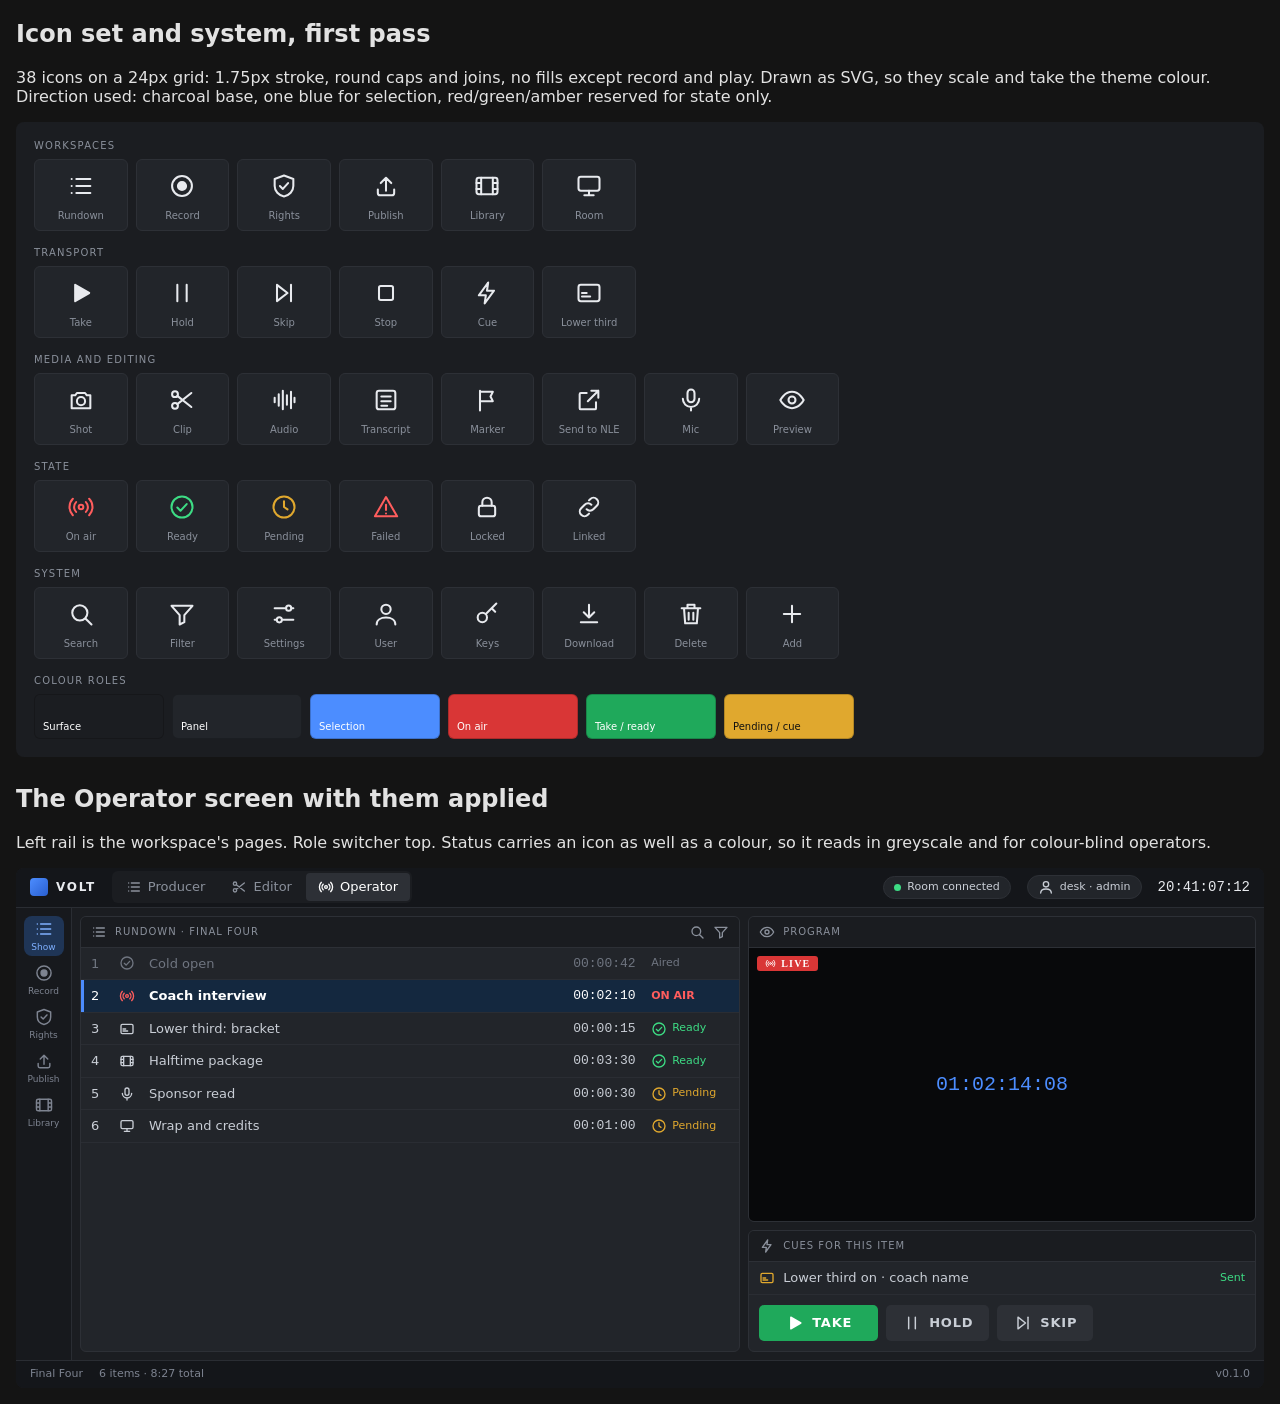
<file: docs/mockups/ui-icons-first-pass.html>
<!doctype html><meta charset="utf-8"><title>Volt icons, first pass</title><body style="background:#141414;margin:16px;color:#e2e2e2;font-family:Segoe UI,system-ui,sans-serif">
<!-- First-pass icon sheet and Operator screen. Reference only: the blue selection colour and gradient logo square in the screen mock are WRONG against docs/brand-guide.md; the icons are the part to keep. -->
<h2>Icon set and system, first pass</h2>
<p class="subtitle">38 icons on a 24px grid: 1.75px stroke, round caps and joins, no fills except record and play. Drawn as SVG, so they scale and take the theme colour. Direction used: charcoal base, one blue for selection, red/green/amber reserved for state only.</p>

<svg width="0" height="0" style="position:absolute"><defs>
<symbol id="i-rundown" viewBox="0 0 24 24"><path d="M8 6h12M8 12h12M8 18h12M4 6h.01M4 12h.01M4 18h.01"/></symbol>
<symbol id="i-record" viewBox="0 0 24 24"><circle cx="12" cy="12" r="8.5"/><circle cx="12" cy="12" r="3.5" fill="currentColor"/></symbol>
<symbol id="i-rights" viewBox="0 0 24 24"><path d="M12 3l8 3v6c0 4.5-3.4 8-8 9-4.6-1-8-4.5-8-9V6z"/><path d="M8.5 12l2.5 2.5 4.5-5"/></symbol>
<symbol id="i-publish" viewBox="0 0 24 24"><path d="M12 16V5M7.5 9.5L12 5l4.5 4.5M5 15v3a2 2 0 002 2h10a2 2 0 002-2v-3"/></symbol>
<symbol id="i-library" viewBox="0 0 24 24"><rect x="3" y="5" width="18" height="14" rx="2"/><path d="M7 5v14M17 5v14M3 9.5h4M3 14.5h4M17 9.5h4M17 14.5h4"/></symbol>
<symbol id="i-take" viewBox="0 0 24 24"><path d="M7 5l12 7-12 7z" fill="currentColor"/></symbol>
<symbol id="i-hold" viewBox="0 0 24 24"><path d="M8 5v14M16 5v14"/></symbol>
<symbol id="i-skip" viewBox="0 0 24 24"><path d="M6 5l9 7-9 7z"/><path d="M18 5v14"/></symbol>
<symbol id="i-stop" viewBox="0 0 24 24"><rect x="6" y="6" width="12" height="12" rx="1.5"/></symbol>
<symbol id="i-cut" viewBox="0 0 24 24"><circle cx="6" cy="7" r="2.5"/><circle cx="6" cy="17" r="2.5"/><path d="M8 8.5L20 18M8 15.5L20 6"/></symbol>
<symbol id="i-wave" viewBox="0 0 24 24"><path d="M4 10v4M7.5 7v10M11 4v16M14.5 8v8M18 5v14M21 10v4"/></symbol>
<symbol id="i-transcript" viewBox="0 0 24 24"><rect x="4" y="4" width="16" height="16" rx="2"/><path d="M8 9h8M8 13h8M8 17h5"/></symbol>
<symbol id="i-marker" viewBox="0 0 24 24"><path d="M6 21V4M6 5h11l-2 4 2 4H6"/></symbol>
<symbol id="i-onair" viewBox="0 0 24 24"><circle cx="12" cy="12" r="2"/><path d="M7.8 7.8a6 6 0 000 8.4M16.2 7.8a6 6 0 010 8.4M5 5a10 10 0 000 14M19 5a10 10 0 010 14"/></symbol>
<symbol id="i-ready" viewBox="0 0 24 24"><circle cx="12" cy="12" r="9"/><path d="M8 12.5l2.7 2.7L16 9.5"/></symbol>
<symbol id="i-pending" viewBox="0 0 24 24"><circle cx="12" cy="12" r="9"/><path d="M12 7v5l3 2"/></symbol>
<symbol id="i-alert" viewBox="0 0 24 24"><path d="M12 3.5l9.5 16.5h-19z"/><path d="M12 10v4.5M12 17.5h.01"/></symbol>
<symbol id="i-sliders" viewBox="0 0 24 24"><path d="M4 7h9M19 7h1M4 17h1M11 17h9"/><circle cx="16" cy="7" r="2.2"/><circle cx="8" cy="17" r="2.2"/></symbol>
<symbol id="i-user" viewBox="0 0 24 24"><circle cx="12" cy="8" r="4"/><path d="M4 21c0-4 3.6-6 8-6s8 2 8 6"/></symbol>
<symbol id="i-key" viewBox="0 0 24 24"><circle cx="8" cy="15" r="4"/><path d="M11 12l9-9M16 7l3 3"/></symbol>
<symbol id="i-search" viewBox="0 0 24 24"><circle cx="11" cy="11" r="6.5"/><path d="M16 16l5 5"/></symbol>
<symbol id="i-filter" viewBox="0 0 24 24"><path d="M3 5h18l-7 8v6l-4 2v-8z"/></symbol>
<symbol id="i-download" viewBox="0 0 24 24"><path d="M12 4v11M7.5 10.5L12 15l4.5-4.5M5 19h14"/></symbol>
<symbol id="i-link" viewBox="0 0 24 24"><path d="M10 14a4 4 0 005.7 0l3-3a4 4 0 00-5.7-5.7l-1 1M14 10a4 4 0 00-5.7 0l-3 3a4 4 0 005.7 5.7l1-1"/></symbol>
<symbol id="i-trash" viewBox="0 0 24 24"><path d="M4 7h16M9 7V4h6v3M6 7l1 13h10l1-13M10 11v6M14 11v6"/></symbol>
<symbol id="i-lock" viewBox="0 0 24 24"><rect x="5" y="11" width="14" height="9" rx="2"/><path d="M8 11V8a4 4 0 018 0v3"/></symbol>
<symbol id="i-room" viewBox="0 0 24 24"><rect x="3" y="4" width="18" height="12" rx="2"/><path d="M8 20h8M12 16v4"/></symbol>
<symbol id="i-cue" viewBox="0 0 24 24"><path d="M13 3L5 14h6l-1 7 8-11h-6z"/></symbol>
<symbol id="i-export" viewBox="0 0 24 24"><path d="M14 4h6v6M20 4l-9 9M18 14v5a1 1 0 01-1 1H5a1 1 0 01-1-1V7a1 1 0 011-1h5"/></symbol>
<symbol id="i-shot" viewBox="0 0 24 24"><path d="M4 8h3l1.5-2h7L17 8h3v11H4z"/><circle cx="12" cy="13" r="3.5"/></symbol>
<symbol id="i-plus" viewBox="0 0 24 24"><path d="M12 5v14M5 12h14"/></symbol>
<symbol id="i-close" viewBox="0 0 24 24"><path d="M6 6l12 12M18 6L6 18"/></symbol>
<symbol id="i-chevron" viewBox="0 0 24 24"><path d="M9 6l6 6-6 6"/></symbol>
<symbol id="i-more" viewBox="0 0 24 24"><path d="M5 12h.01M12 12h.01M19 12h.01" stroke-width="3"/></symbol>
<symbol id="i-mic" viewBox="0 0 24 24"><rect x="9" y="3" width="6" height="11" rx="3"/><path d="M5 11a7 7 0 0014 0M12 18v3"/></symbol>
<symbol id="i-eye" viewBox="0 0 24 24"><path d="M2 12s3.5-7 10-7 10 7 10 7-3.5 7-10 7S2 12 2 12z"/><circle cx="12" cy="12" r="3"/></symbol>
<symbol id="i-lower3" viewBox="0 0 24 24"><rect x="3" y="5" width="18" height="14" rx="2"/><path d="M6 15h7M6 12h4"/></symbol>
</defs></svg>

<style>
.ic{width:20px;height:20px;fill:none;stroke:currentColor;stroke-width:1.75;stroke-linecap:round;stroke-linejoin:round;flex:none;vertical-align:middle}
.ic.s{width:16px;height:16px;stroke-width:2}
.sheet{background:#1b1d21;color:#c9ced6;border-radius:8px;padding:18px;font:12px "Segoe UI",system-ui,sans-serif}
.grid{display:grid;grid-template-columns:repeat(auto-fill,minmax(92px,1fr));gap:8px;margin-top:8px}
.cell{background:#22252a;border:1px solid #2d3036;border-radius:6px;padding:12px 6px 8px;text-align:center}
.cell .ic{width:28px;height:28px;color:#e8eaee;display:block;margin:0 auto 8px}
.cell small{color:#8a909b;font-size:10px}
.grp{color:#8a909b;letter-spacing:.12em;text-transform:uppercase;font-size:10px;margin:16px 0 0}
.sw{display:flex;gap:8px;flex-wrap:wrap;margin-top:8px}
.sw div{width:112px;border-radius:6px;padding:26px 8px 6px;font-size:10px;color:#fff;border:1px solid #0003}

.app{background:#1b1d21;color:#c9ced6;border-radius:8px;overflow:hidden;font:13px/1.35 "Segoe UI",system-ui,sans-serif;display:grid;grid-template-columns:56px 1fr;grid-template-rows:40px 1fr 28px;height:520px}
.app .hd{grid-column:1/3;display:flex;align-items:center;gap:16px;padding:0 14px;background:#14161a;border-bottom:1px solid #2a2d33}
.app .brand{display:flex;align-items:center;gap:8px;font-weight:700;letter-spacing:.14em;color:#e8eaee;font-size:12px}
.app .brand i{width:18px;height:18px;border-radius:4px;background:linear-gradient(135deg,#4c8dff,#2a5fd0);display:block}
.app .roles{display:flex;gap:2px;background:#1b1d21;padding:2px;border-radius:6px}
.app .roles span{padding:5px 12px;border-radius:4px;color:#8a909b;display:flex;gap:6px;align-items:center}
.app .roles .on{background:#2d3036;color:#fff}
.app .sp{flex:1}
.app .pill{display:flex;gap:6px;align-items:center;padding:3px 10px;border-radius:12px;background:#22252a;border:1px solid #2d3036;font-size:11px}
.app .dot{width:7px;height:7px;border-radius:50%;background:#3ddc84}
.app .tcv{font-family:Consolas,monospace;font-size:14px;color:#e8eaee}
.app .rail{background:#17191d;border-right:1px solid #2a2d33;display:flex;flex-direction:column;align-items:center;gap:4px;padding:8px 0}
.app .rail div{width:40px;height:40px;border-radius:8px;display:flex;flex-direction:column;align-items:center;justify-content:center;color:#7d8390;font-size:9px;gap:2px}
.app .rail .on{background:#1f3556;color:#7fb0ff}
.app .main{display:grid;grid-template-columns:1.3fr 1fr;gap:8px;padding:8px;min-height:0}
.app .pn{background:#22252a;border:1px solid #2d3036;border-radius:6px;display:flex;flex-direction:column;min-height:0;overflow:hidden}
.app .ph{display:flex;align-items:center;gap:8px;padding:7px 10px;background:#1a1c20;border-bottom:1px solid #2d3036;color:#8a909b;font-size:10px;letter-spacing:.1em;text-transform:uppercase}
.app .ph .sp{flex:1}
.app .r{display:grid;grid-template-columns:20px 22px 1fr 70px 78px;gap:8px;padding:7px 10px;align-items:center;border-bottom:1px solid #2a2d33}
.app .r.cur{background:#14283f;box-shadow:inset 3px 0 #4c8dff;color:#fff}
.app .r.dim{color:#6f7580}
.app .tc{font-family:Consolas,monospace}
.app .st{display:flex;align-items:center;gap:5px;font-size:11px}
.app .st.air{color:#ff5d5d;font-weight:700}.app .st.ok{color:#3ddc84}.app .st.pend{color:#e0a82e}
.app .mon{flex:1;background:#08090b;display:flex;align-items:center;justify-content:center;position:relative;color:#4c8dff;font-family:Consolas,monospace;font-size:20px}
.app .tal{position:absolute;top:8px;left:8px;background:#d93636;color:#fff;font:700 10px "Segoe UI";letter-spacing:.12em;padding:2px 8px;border-radius:3px;display:flex;gap:5px;align-items:center}
.app .bar{display:flex;gap:8px;padding:10px}
.app .b{display:flex;align-items:center;gap:7px;padding:8px 16px;border-radius:5px;font-weight:700;letter-spacing:.06em;background:#2d3036;color:#c9ced6}
.app .b.take{background:#1fa95b;color:#fff;padding:8px 26px}
.app .ft{grid-column:1/3;background:#14161a;border-top:1px solid #2a2d33;display:flex;align-items:center;gap:16px;padding:0 14px;font-size:11px;color:#7d8390}
.app .cue{display:flex;gap:8px;padding:7px 10px;align-items:center;border-bottom:1px solid #2a2d33}
.app .cue .ic{color:#e0a82e}
</style>

<div class="sheet">
<div class="grp" style="margin-top:0">Workspaces</div>
<div class="grid">
<div class="cell"><svg class="ic"><use href="#i-rundown"/></svg><small>Rundown</small></div>
<div class="cell"><svg class="ic"><use href="#i-record"/></svg><small>Record</small></div>
<div class="cell"><svg class="ic"><use href="#i-rights"/></svg><small>Rights</small></div>
<div class="cell"><svg class="ic"><use href="#i-publish"/></svg><small>Publish</small></div>
<div class="cell"><svg class="ic"><use href="#i-library"/></svg><small>Library</small></div>
<div class="cell"><svg class="ic"><use href="#i-room"/></svg><small>Room</small></div>
</div>
<div class="grp">Transport</div>
<div class="grid">
<div class="cell"><svg class="ic"><use href="#i-take"/></svg><small>Take</small></div>
<div class="cell"><svg class="ic"><use href="#i-hold"/></svg><small>Hold</small></div>
<div class="cell"><svg class="ic"><use href="#i-skip"/></svg><small>Skip</small></div>
<div class="cell"><svg class="ic"><use href="#i-stop"/></svg><small>Stop</small></div>
<div class="cell"><svg class="ic"><use href="#i-cue"/></svg><small>Cue</small></div>
<div class="cell"><svg class="ic"><use href="#i-lower3"/></svg><small>Lower third</small></div>
</div>
<div class="grp">Media and editing</div>
<div class="grid">
<div class="cell"><svg class="ic"><use href="#i-shot"/></svg><small>Shot</small></div>
<div class="cell"><svg class="ic"><use href="#i-cut"/></svg><small>Clip</small></div>
<div class="cell"><svg class="ic"><use href="#i-wave"/></svg><small>Audio</small></div>
<div class="cell"><svg class="ic"><use href="#i-transcript"/></svg><small>Transcript</small></div>
<div class="cell"><svg class="ic"><use href="#i-marker"/></svg><small>Marker</small></div>
<div class="cell"><svg class="ic"><use href="#i-export"/></svg><small>Send to NLE</small></div>
<div class="cell"><svg class="ic"><use href="#i-mic"/></svg><small>Mic</small></div>
<div class="cell"><svg class="ic"><use href="#i-eye"/></svg><small>Preview</small></div>
</div>
<div class="grp">State</div>
<div class="grid">
<div class="cell"><svg class="ic" style="color:#ff5d5d"><use href="#i-onair"/></svg><small>On air</small></div>
<div class="cell"><svg class="ic" style="color:#3ddc84"><use href="#i-ready"/></svg><small>Ready</small></div>
<div class="cell"><svg class="ic" style="color:#e0a82e"><use href="#i-pending"/></svg><small>Pending</small></div>
<div class="cell"><svg class="ic" style="color:#ff5d5d"><use href="#i-alert"/></svg><small>Failed</small></div>
<div class="cell"><svg class="ic"><use href="#i-lock"/></svg><small>Locked</small></div>
<div class="cell"><svg class="ic"><use href="#i-link"/></svg><small>Linked</small></div>
</div>
<div class="grp">System</div>
<div class="grid">
<div class="cell"><svg class="ic"><use href="#i-search"/></svg><small>Search</small></div>
<div class="cell"><svg class="ic"><use href="#i-filter"/></svg><small>Filter</small></div>
<div class="cell"><svg class="ic"><use href="#i-sliders"/></svg><small>Settings</small></div>
<div class="cell"><svg class="ic"><use href="#i-user"/></svg><small>User</small></div>
<div class="cell"><svg class="ic"><use href="#i-key"/></svg><small>Keys</small></div>
<div class="cell"><svg class="ic"><use href="#i-download"/></svg><small>Download</small></div>
<div class="cell"><svg class="ic"><use href="#i-trash"/></svg><small>Delete</small></div>
<div class="cell"><svg class="ic"><use href="#i-plus"/></svg><small>Add</small></div>
</div>
<div class="grp">Colour roles</div>
<div class="sw">
<div style="background:#1b1d21">Surface</div><div style="background:#22252a">Panel</div><div style="background:#4c8dff">Selection</div>
<div style="background:#d93636">On air</div><div style="background:#1fa95b">Take / ready</div><div style="background:#e0a82e;color:#111">Pending / cue</div>
</div>
</div>

<h2 style="margin-top:28px">The Operator screen with them applied</h2>
<p class="subtitle">Left rail is the workspace's pages. Role switcher top. Status carries an icon as well as a colour, so it reads in greyscale and for colour-blind operators.</p>

<div class="app">
 <div class="hd">
  <div class="brand"><i></i>VOLT</div>
  <div class="roles"><span><svg class="ic s"><use href="#i-rundown"/></svg>Producer</span><span><svg class="ic s"><use href="#i-cut"/></svg>Editor</span><span class="on"><svg class="ic s"><use href="#i-onair"/></svg>Operator</span></div>
  <span class="sp"></span>
  <span class="pill"><span class="dot"></span>Room connected</span>
  <span class="pill"><svg class="ic s"><use href="#i-user"/></svg>desk &middot; admin</span>
  <span class="tcv">20:41:07:12</span>
 </div>
 <div class="rail">
  <div class="on"><svg class="ic"><use href="#i-rundown"/></svg>Show</div>
  <div><svg class="ic"><use href="#i-record"/></svg>Record</div>
  <div><svg class="ic"><use href="#i-rights"/></svg>Rights</div>
  <div><svg class="ic"><use href="#i-publish"/></svg>Publish</div>
  <div><svg class="ic"><use href="#i-library"/></svg>Library</div>
 </div>
 <div class="main">
  <div class="pn">
   <div class="ph"><svg class="ic s"><use href="#i-rundown"/></svg>Rundown &middot; Final Four<span class="sp"></span><svg class="ic s"><use href="#i-search"/></svg><svg class="ic s"><use href="#i-filter"/></svg></div>
   <div class="r dim"><span>1</span><svg class="ic s"><use href="#i-ready"/></svg><span>Cold open</span><span class="tc">00:00:42</span><span class="st">Aired</span></div>
   <div class="r cur"><span>2</span><svg class="ic s" style="color:#ff5d5d"><use href="#i-onair"/></svg><span><b>Coach interview</b></span><span class="tc">00:02:10</span><span class="st air">ON AIR</span></div>
   <div class="r"><span>3</span><svg class="ic s"><use href="#i-lower3"/></svg><span>Lower third: bracket</span><span class="tc">00:00:15</span><span class="st ok"><svg class="ic s"><use href="#i-ready"/></svg>Ready</span></div>
   <div class="r"><span>4</span><svg class="ic s"><use href="#i-library"/></svg><span>Halftime package</span><span class="tc">00:03:30</span><span class="st ok"><svg class="ic s"><use href="#i-ready"/></svg>Ready</span></div>
   <div class="r"><span>5</span><svg class="ic s"><use href="#i-mic"/></svg><span>Sponsor read</span><span class="tc">00:00:30</span><span class="st pend"><svg class="ic s"><use href="#i-pending"/></svg>Pending</span></div>
   <div class="r"><span>6</span><svg class="ic s"><use href="#i-room"/></svg><span>Wrap and credits</span><span class="tc">00:01:00</span><span class="st pend"><svg class="ic s"><use href="#i-pending"/></svg>Pending</span></div>
  </div>
  <div style="display:flex;flex-direction:column;gap:8px;min-height:0">
   <div class="pn" style="flex:1"><div class="ph"><svg class="ic s"><use href="#i-eye"/></svg>Program</div>
    <div class="mon"><span class="tal"><svg class="ic s" style="width:11px;height:11px"><use href="#i-onair"/></svg>LIVE</span>01:02:14:08</div></div>
   <div class="pn"><div class="ph"><svg class="ic s"><use href="#i-cue"/></svg>Cues for this item</div>
    <div class="cue"><svg class="ic s"><use href="#i-lower3"/></svg>Lower third on &middot; coach name<span style="flex:1"></span><span class="st ok">Sent</span></div>
    <div class="bar"><span class="b take"><svg class="ic"><use href="#i-take"/></svg>TAKE</span><span class="b"><svg class="ic"><use href="#i-hold"/></svg>HOLD</span><span class="b"><svg class="ic"><use href="#i-skip"/></svg>SKIP</span></div></div>
  </div>
 </div>
 <div class="ft"><span>Final Four</span><span>6 items &middot; 8:27 total</span><span class="sp" style="flex:1"></span><span>v0.1.0</span></div>
</div>
</file>
